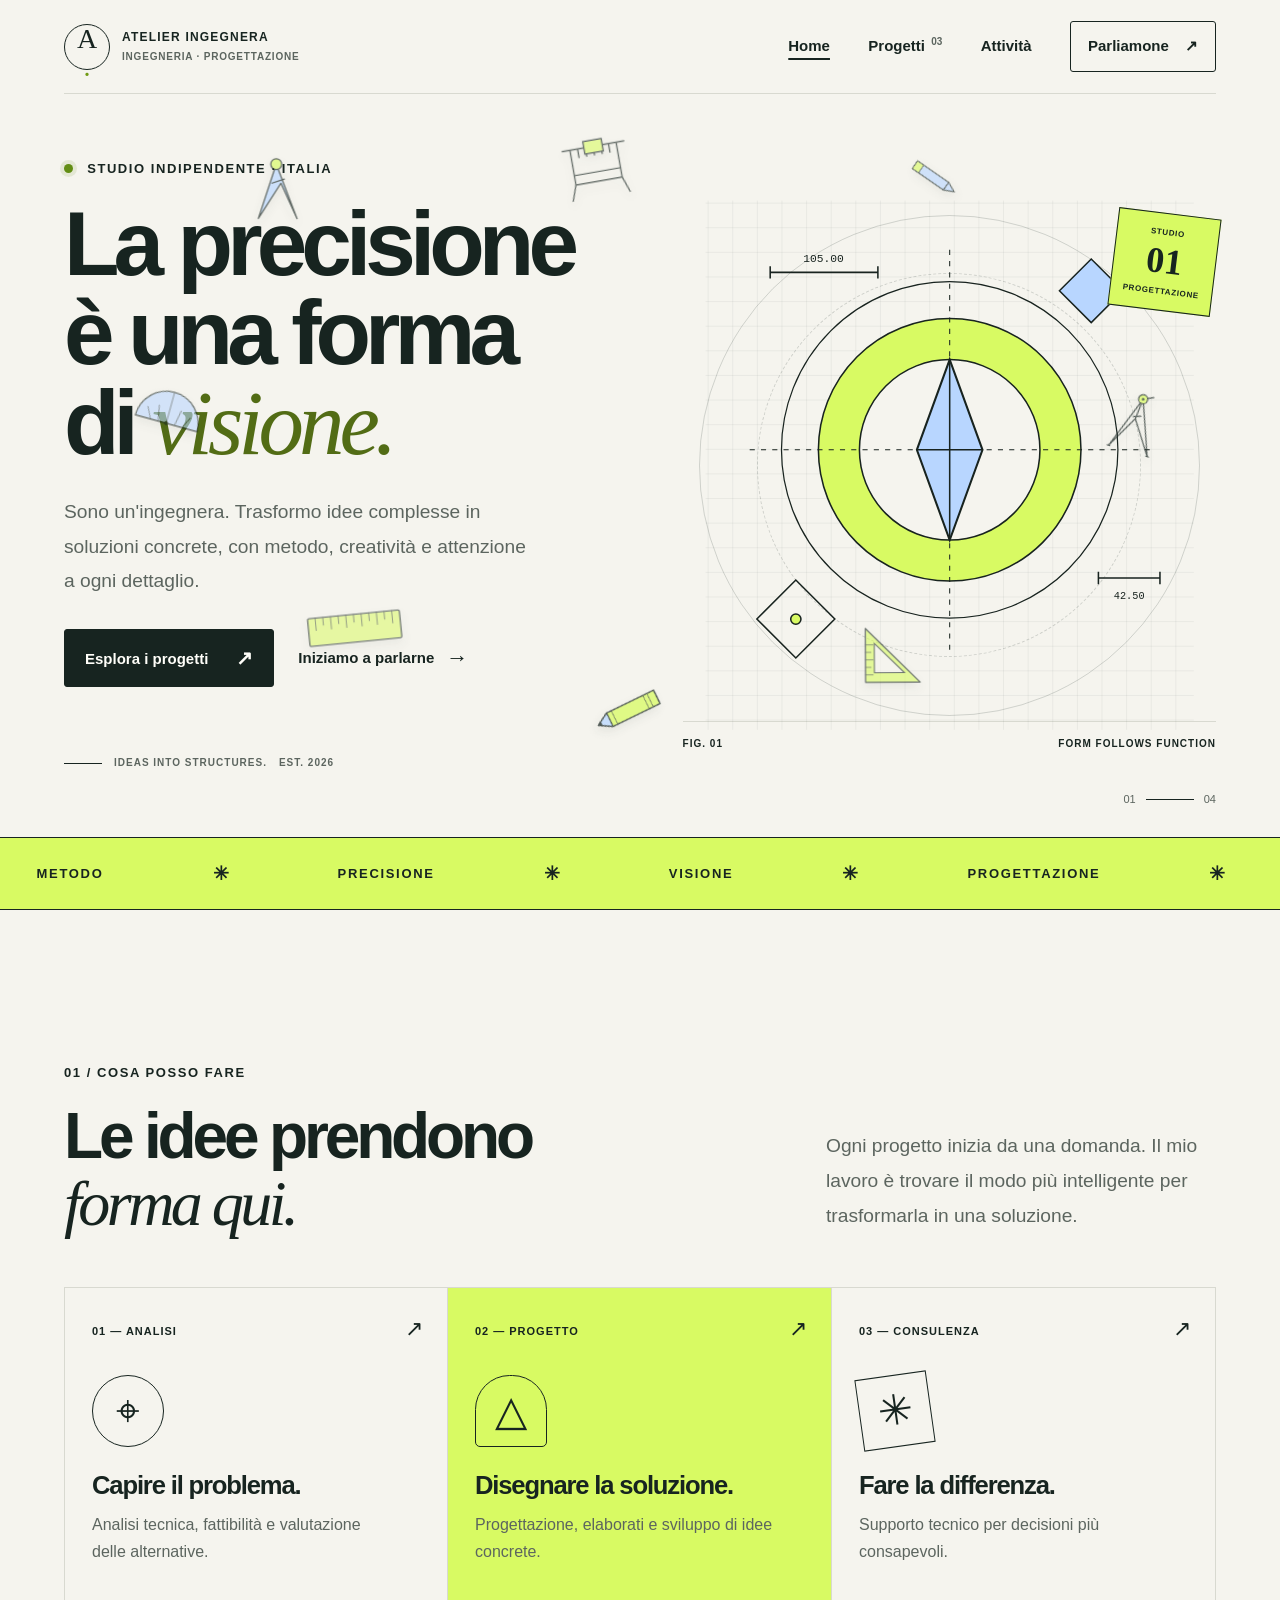
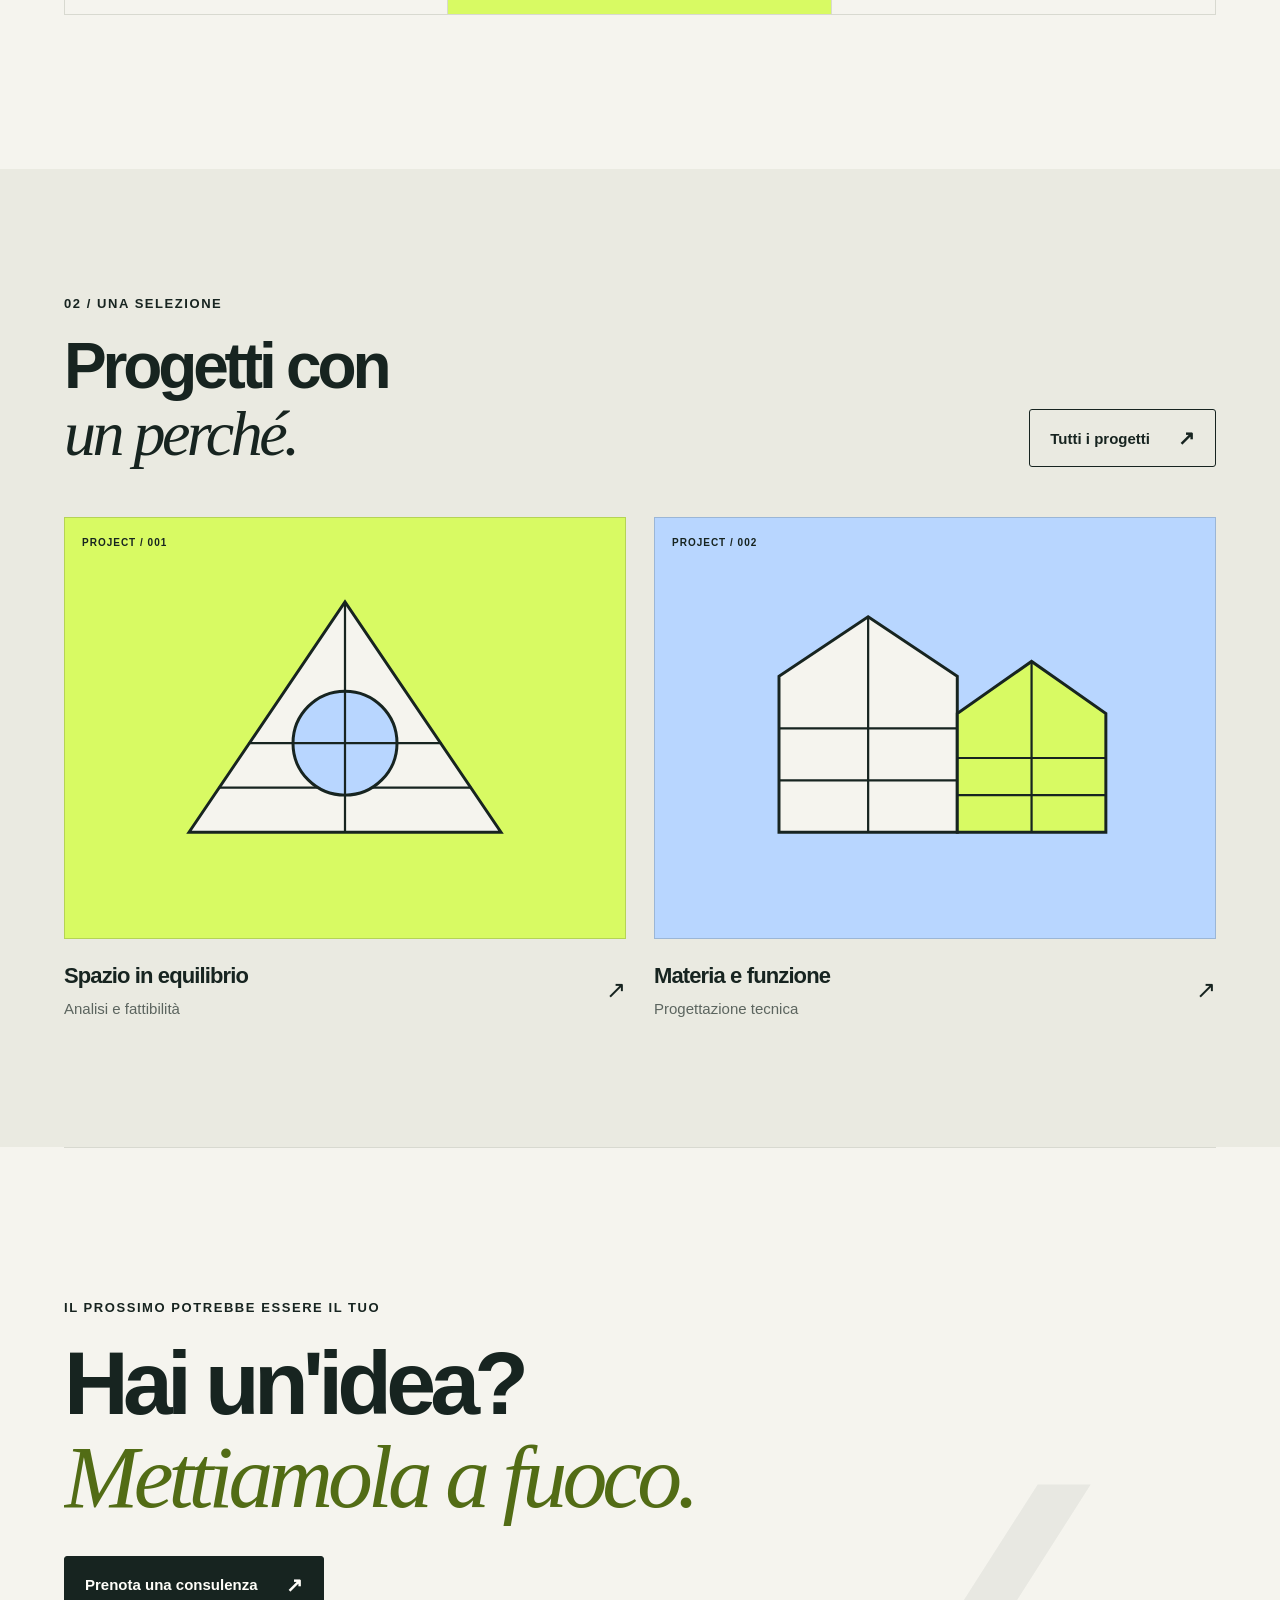
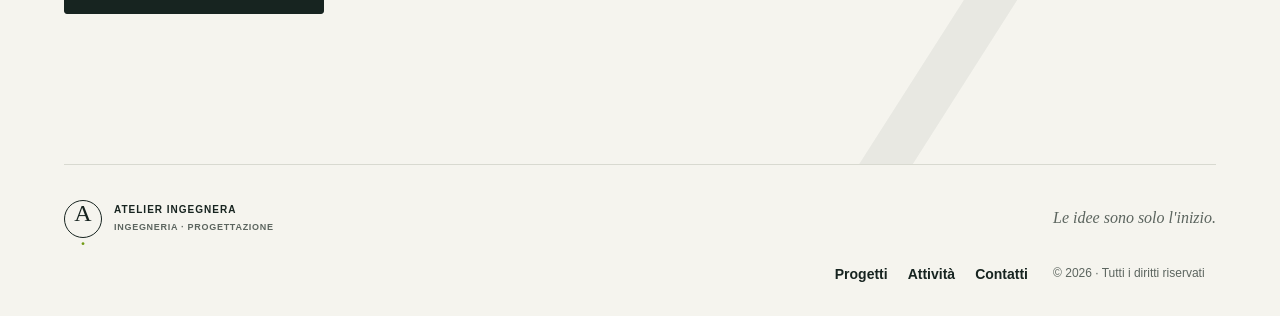
<file: index.html>
<!DOCTYPE html>
<html lang="it">
<head>
  <meta charset="UTF-8">
  <meta name="viewport" content="width=device-width, initial-scale=1">
  <meta name="theme-color" content="#f5f4ee">
  <meta name="description" content="Atelier Ingegnera: progettazione, consulenza e soluzioni tecniche su misura.">
  <title>Atelier Ingegnera — Progettare il futuro</title>
  <link rel="stylesheet" href="style.css">
  <script src="main.js" defer></script>
</head>
<body>

  <header class="site-header">
    <a class="brand" href="index.html" aria-label="Atelier Ingegnera, homepage">
      <span class="brand-symbol">A<span>.</span></span>
      <span class="brand-name">ATELIER INGEGNERA
        <small>INGEGNERIA · PROGETTAZIONE</small>
      </span>
    </a>

    <button class="menu-toggle" aria-expanded="false"
      aria-controls="main-nav" aria-label="Apri il menu">
      <span></span><span></span>
      <span class="menu-label">MENU</span>
    </button>

    <nav class="main-nav" id="main-nav" aria-label="Menu principale">
      <a href="index.html" aria-current="page">Home</a>
      <a href="lavori.html">Progetti <sup>03</sup></a>
      <a href="servizi.html">Attività</a>
      <a class="nav-contact" href="contatti.html">Parliamone <span>↗</span></a>
    </nav>
  </header>

  <main>
    <section class="hero container">
      <div class="hero-copy">
        <div class="eyebrow">
          <span class="status-dot"></span>
          STUDIO INDIPENDENTE · ITALIA
        </div>

        <h1>
          La precisione<br>
          è una forma<br>
          di <em>visione.</em>
        </h1>

        <p class="hero-description">
          Sono un'ingegnera. Trasformo idee complesse in
          soluzioni concrete, con metodo, creatività e attenzione
          a ogni dettaglio.
        </p>

        <div class="hero-actions">
          <a class="button button-dark" href="lavori.html">
            Esplora i progetti <span>↗</span>
          </a>
          <a class="text-link" href="contatti.html">
            Iniziamo a parlarne <span>→</span>
          </a>
        </div>

        <div class="hero-note">
          <span class="note-line"></span>
          <span>IDEAS INTO STRUCTURES.</span>
          <span>EST. 2026</span>
        </div>
      </div>

      <div class="hero-art" aria-label="Illustrazione tecnica geometrica">
        <div class="art-orbit orbit-one"></div>
        <div class="art-orbit orbit-two"></div>

        <div class="art-stamp">
          <span>STUDIO</span>
          <strong>01</strong>
          <span>PROGETTAZIONE</span>
        </div>

        <svg class="hero-blueprint" viewBox="0 0 520 560"
          role="img" aria-label="Disegno geometrico di un progetto">
          <defs>
            <pattern id="grid" width="24" height="24"
              patternUnits="userSpaceOnUse">
              <path d="M24 0H0V24" fill="none"
                stroke="#172420" stroke-opacity=".13"
                stroke-width=".8"/>
            </pattern>
          </defs>

          <rect x="22" y="22" width="476" height="516"
            fill="url(#grid)"/>

          <circle cx="260" cy="265" r="164"
            fill="none" stroke="#18231f" stroke-width="1.2"/>
          <circle cx="260" cy="265" r="128"
            fill="#d8fa63" stroke="#18231f" stroke-width="1.5"/>
          <circle cx="260" cy="265" r="88"
            fill="#f5f4ee" stroke="#18231f" stroke-width="1.5"/>

          <path d="M260 70V460M65 265H455"
            stroke="#18231f" stroke-width="1"
            stroke-dasharray="5 6"/>

          <path d="M260 177L292 265L260 353L228 265Z"
            fill="#b8d6ff" stroke="#18231f" stroke-width="2"/>
          <path d="M260 177V353M228 265H292"
            fill="none" stroke="#18231f" stroke-width="1.5"/>

          <path d="M85 92H190M85 86V98M190 86V98"
            stroke="#18231f" stroke-width="1.5"/>
          <text x="137" y="82" text-anchor="middle"
            fill="#18231f" font-size="11"
            font-family="monospace">105.00</text>

          <path d="M405 390H465M405 384V396M465 384V396"
            stroke="#18231f" stroke-width="1.5"/>
          <text x="435" y="410" text-anchor="middle"
            fill="#18231f" font-size="10"
            font-family="monospace">42.50</text>

          <path d="M72 430L110 392L148 430L110 468Z"
            fill="none" stroke="#18231f" stroke-width="1.5"/>
          <circle cx="110" cy="430" r="5"
            fill="#d8fa63" stroke="#18231f" stroke-width="1.5"/>

          <path d="M367 110L398 79L429 110L398 141Z"
            fill="#b8d6ff" stroke="#18231f" stroke-width="1.5"/>
        </svg>

        <div class="art-caption">
          <span>FIG. 01</span>
          <span>FORM FOLLOWS FUNCTION</span>
        </div>
      </div>

      <div class="hero-index" aria-hidden="true">
        <span>01</span>
        <span class="index-rule"></span>
        <span>04</span>
      </div>
    </section>

    <section class="ticker" aria-label="Principi dello studio">
      <div class="ticker-track">
        <span>METODO</span><b>✳</b>
        <span>PRECISIONE</span><b>✳</b>
        <span>VISIONE</span><b>✳</b>
        <span>PROGETTAZIONE</span><b>✳</b>
        <span>METODO</span><b>✳</b>
        <span>PRECISIONE</span><b>✳</b>
        <span>VISIONE</span><b>✳</b>
        <span>PROGETTAZIONE</span><b>✳</b>
      </div>
    </section>

    <section class="section container">
      <div class="section-heading">
        <div>
          <p class="eyebrow">01 / COSA POSSO FARE</p>
          <h2>Le idee prendono<br><em>forma qui.</em></h2>
        </div>
        <p class="section-intro">
          Ogni progetto inizia da una domanda.
          Il mio lavoro è trovare il modo più intelligente
          per trasformarla in una soluzione.
        </p>
      </div>

      <div class="feature-grid">
        <a class="feature-card" href="servizi.html">
          <span class="feature-number">01 — ANALISI</span>
          <div class="feature-icon icon-circle">⌖</div>
          <h3>Capire il problema.</h3>
          <p>Analisi tecnica, fattibilità e valutazione delle alternative.</p>
          <span class="feature-arrow">↗</span>
        </a>

        <a class="feature-card feature-highlight" href="servizi.html">
          <span class="feature-number">02 — PROGETTO</span>
          <div class="feature-icon icon-triangle">△</div>
          <h3>Disegnare la soluzione.</h3>
          <p>Progettazione, elaborati e sviluppo di idee concrete.</p>
          <span class="feature-arrow">↗</span>
        </a>

        <a class="feature-card" href="servizi.html">
          <span class="feature-number">03 — CONSULENZA</span>
          <div class="feature-icon icon-cross">✳</div>
          <h3>Fare la differenza.</h3>
          <p>Supporto tecnico per decisioni più consapevoli.</p>
          <span class="feature-arrow">↗</span>
        </a>
      </div>
    </section>

    <section class="project-preview">
      <div class="container">
        <div class="section-heading">
          <div>
            <p class="eyebrow">02 / UNA SELEZIONE</p>
            <h2>Progetti con<br><em>un perché.</em></h2>
          </div>
          <a class="button button-outline" href="lavori.html">
            Tutti i progetti <span>↗</span>
          </a>
        </div>

        <div class="preview-grid">
          <a class="preview-card" href="lavori.html">
            <div class="preview-visual visual-lime">
              <span class="visual-label">PROJECT / 001</span>
              <svg viewBox="0 0 320 240" aria-hidden="true">
                <path d="M55 190L160 35L265 190Z"
                  fill="#f5f4ee" stroke="#172420" stroke-width="2"/>
                <path d="M160 35V190M95 130H225M75 160H245"
                  fill="none" stroke="#172420" stroke-width="1.5"/>
                <circle cx="160" cy="130" r="35"
                  fill="#b8d6ff" stroke="#172420" stroke-width="2"/>
                <path d="M160 95V165M125 130H195"
                  stroke="#172420" stroke-width="1.5"/>
              </svg>
            </div>
            <div class="preview-info">
              <div><h3>Spazio in equilibrio</h3><p>Analisi e fattibilità</p></div>
              <span>↗</span>
            </div>
          </a>

          <a class="preview-card" href="lavori.html">
            <div class="preview-visual visual-blue">
              <span class="visual-label">PROJECT / 002</span>
              <svg viewBox="0 0 320 240" aria-hidden="true">
                <path d="M55 190V85L115 45L175 85V190Z"
                  fill="#f5f4ee" stroke="#172420" stroke-width="2"/>
                <path d="M115 45V190M55 120H175M55 155H175"
                  stroke="#172420" stroke-width="1.5"/>
                <path d="M175 190V110L225 75L275 110V190Z"
                  fill="#d8fa63" stroke="#172420" stroke-width="2"/>
                <path d="M225 75V190M175 140H275M175 165H275"
                  stroke="#172420" stroke-width="1.5"/>
              </svg>
            </div>
            <div class="preview-info">
              <div><h3>Materia e funzione</h3><p>Progettazione tecnica</p></div>
              <span>↗</span>
            </div>
          </a>
        </div>
      </div>
    </section>

    <section class="closing-cta container">
      <p class="eyebrow">IL PROSSIMO POTREBBE ESSERE IL TUO</p>
      <h2>Hai un'idea?<br><em>Mettiamola a fuoco.</em></h2>
      <a class="button button-dark" href="contatti.html">
        Prenota una consulenza <span>↗</span>
      </a>
      <div class="cta-decoration" aria-hidden="true">∠</div>
    </section>
  </main>

  <footer class="site-footer container">
    <a class="brand footer-brand" href="index.html">
      <span class="brand-symbol">A<span>.</span></span>
      <span class="brand-name">ATELIER INGEGNERA
        <small>INGEGNERIA · PROGETTAZIONE</small>
      </span>
    </a>
    <p>Le idee sono solo l'inizio.</p>
    <div class="footer-links">
      <a href="lavori.html">Progetti</a>
      <a href="servizi.html">Attività</a>
      <a href="contatti.html">Contatti</a>
    </div>
    <span class="copyright">© <span data-year>2026</span> · Tutti i diritti riservati</span>
  </footer>

</body>
</html>
</file>
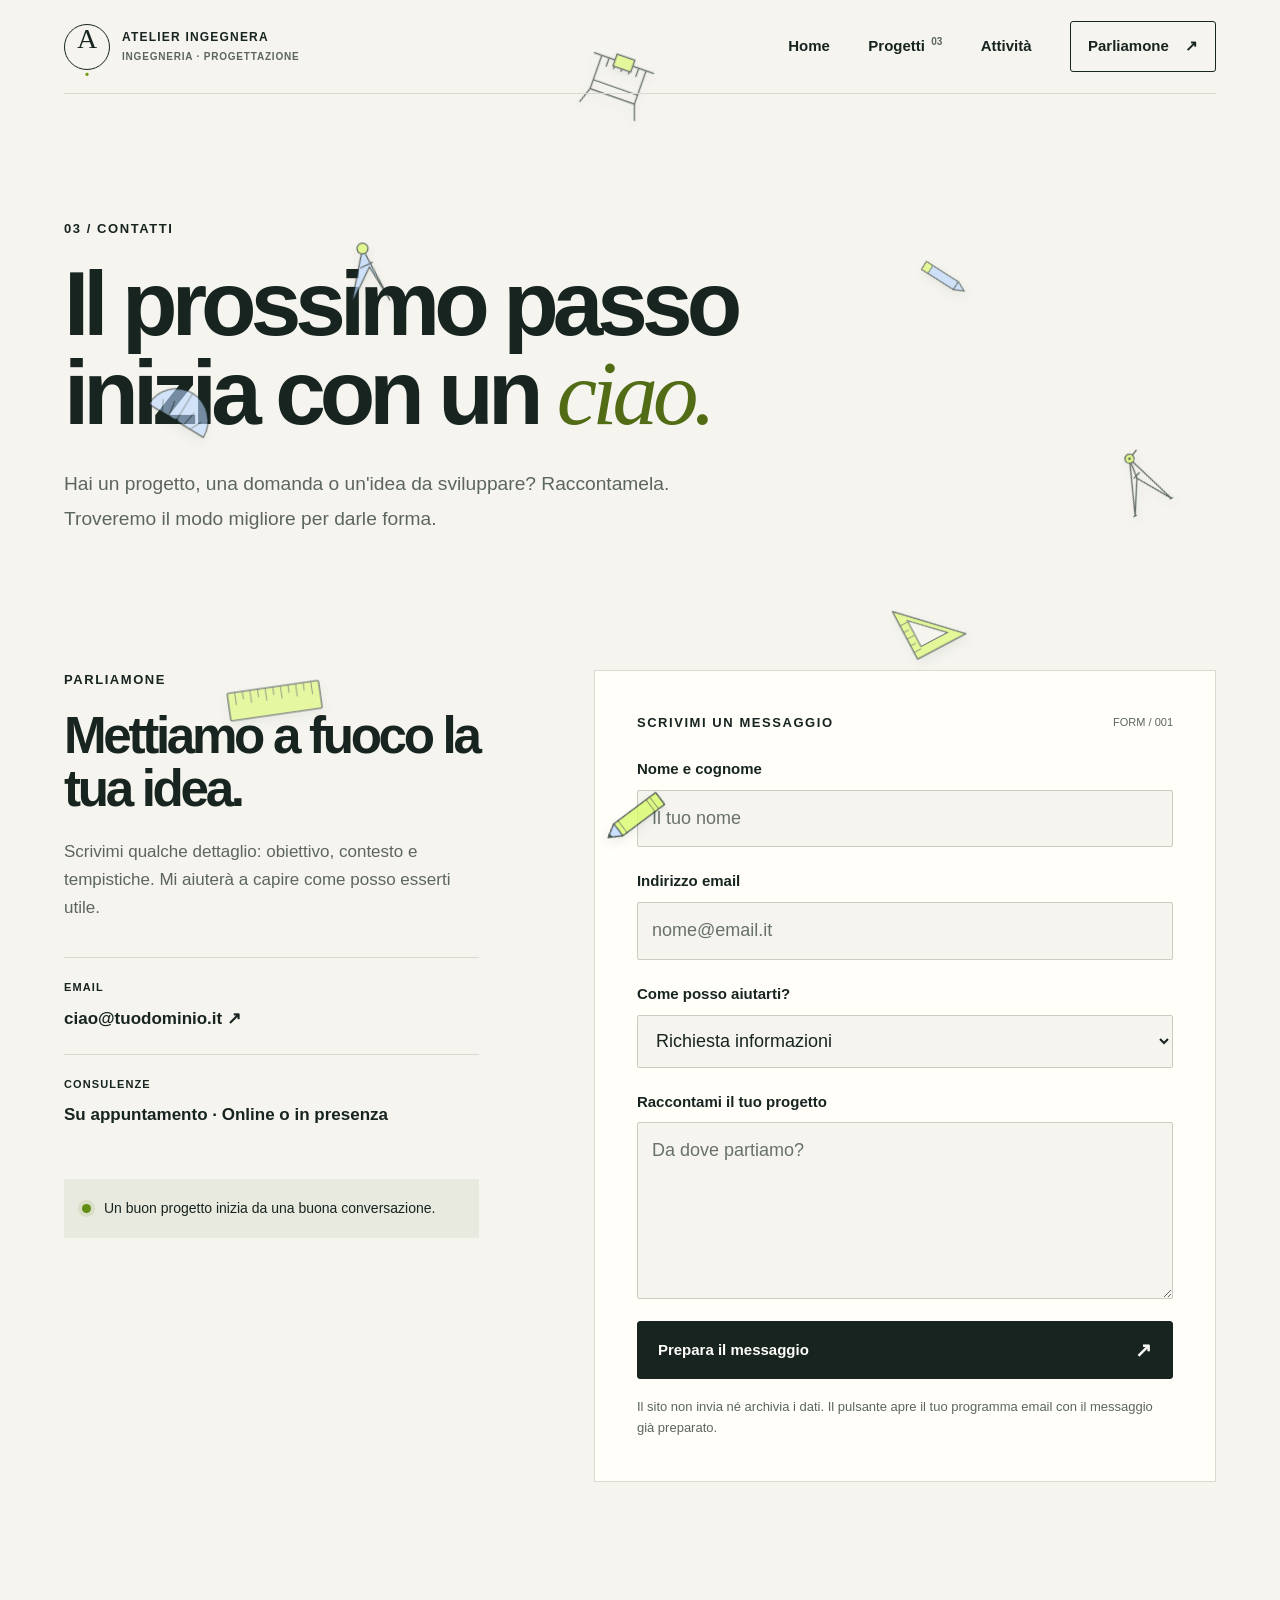
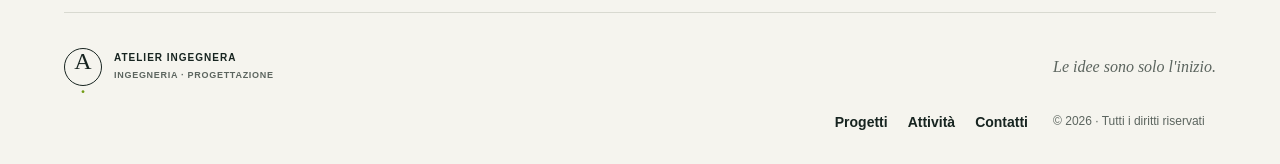
<file: contatti.html>
<!DOCTYPE html>
<html lang="it">
<head>
  <meta charset="UTF-8">
  <meta name="viewport" content="width=device-width, initial-scale=1">
  <meta name="description" content="Contatta Atelier Ingegnera e prenota una consulenza.">
  <title>Contatti — Atelier Ingegnera</title>
  <link rel="stylesheet" href="style.css">
  <script src="main.js" defer></script>
</head>
<body>
<header class="site-header">
  <a class="brand" href="index.html"><span class="brand-symbol">A<span>.</span></span><span class="brand-name">ATELIER INGEGNERA<small>INGEGNERIA · PROGETTAZIONE</small></span></a>
  <button class="menu-toggle" aria-expanded="false" aria-controls="main-nav" aria-label="Apri il menu"><span></span><span></span><span class="menu-label">MENU</span></button>
  <nav class="main-nav" id="main-nav" aria-label="Menu principale">
    <a href="index.html">Home</a><a href="lavori.html">Progetti <sup>03</sup></a><a href="servizi.html">Attività</a><a class="nav-contact" href="contatti.html" aria-current="page">Parliamone <span>↗</span></a>
  </nav>
</header>

<main>
  <section class="page-hero container">
    <p class="eyebrow">03 / CONTATTI</p>
    <h1>Il prossimo passo<br>inizia con un <em>ciao.</em></h1>
    <p class="page-lead">Hai un progetto, una domanda o un'idea da sviluppare? Raccontamela. Troveremo il modo migliore per darle forma.</p>
  </section>

  <section class="container contact-layout">
    <aside class="contact-aside">
      <p class="eyebrow">PARLIAMONE</p>
      <h2>Mettiamo a fuoco la tua idea.</h2>
      <p>Scrivimi qualche dettaglio: obiettivo, contesto e tempistiche. Mi aiuterà a capire come posso esserti utile.</p>

      <div class="contact-detail">
        <span>EMAIL</span>
        <a href="mailto:ciao@tuodominio.it">ciao@tuodominio.it ↗</a>
      </div>
      <div class="contact-detail">
        <span>CONSULENZE</span>
        <p>Su appuntamento · Online o in presenza</p>
      </div>
      <div class="contact-note">
        <span class="status-dot"></span>
        Un buon progetto inizia da una buona conversazione.
      </div>
    </aside>

    <form class="contact-form" id="contact-form" data-mailto="ciao@tuodominio.it">
      <div class="form-heading">
        <span class="eyebrow">SCRIVIMI UN MESSAGGIO</span>
        <span class="form-index">FORM / 001</span>
      </div>

      <div class="form-field">
        <label for="name">Nome e cognome</label>
        <input id="name" name="nome" autocomplete="name" placeholder="Il tuo nome" required>
      </div>

      <div class="form-field">
        <label for="email">Indirizzo email</label>
        <input id="email" name="email" type="email" autocomplete="email" placeholder="nome@email.it" required>
      </div>

      <div class="form-field">
        <label for="subject">Come posso aiutarti?</label>
        <select id="subject" name="argomento">
          <option value="Richiesta informazioni">Richiesta informazioni</option>
          <option value="Prenotazione consulenza">Prenotazione consulenza</option>
          <option value="Proposta di collaborazione">Proposta di collaborazione</option>
          <option value="Progetto personalizzato">Progetto personalizzato</option>
        </select>
      </div>

      <div class="form-field">
        <label for="message">Raccontami il tuo progetto</label>
        <textarea id="message" name="messaggio" rows="5" placeholder="Da dove partiamo?" required></textarea>
      </div>

      <button class="button button-dark submit-button" type="submit">
        Prepara il messaggio <span>↗</span>
      </button>

      <p class="form-privacy">
        Il sito non invia né archivia i dati. Il pulsante apre il tuo programma email
        con il messaggio già preparato.
      </p>
    </form>
  </section>
</main>

<footer class="site-footer container">
  <a class="brand footer-brand" href="index.html"><span class="brand-symbol">A<span>.</span></span><span class="brand-name">ATELIER INGEGNERA<small>INGEGNERIA · PROGETTAZIONE</small></span></a>
  <p>Le idee sono solo l'inizio.</p>
  <div class="footer-links"><a href="lavori.html">Progetti</a><a href="servizi.html">Attività</a><a href="contatti.html">Contatti</a></div>
  <span class="copyright">© <span data-year>2026</span> · Tutti i diritti riservati</span>
</footer>
</body>
</html>
</file>
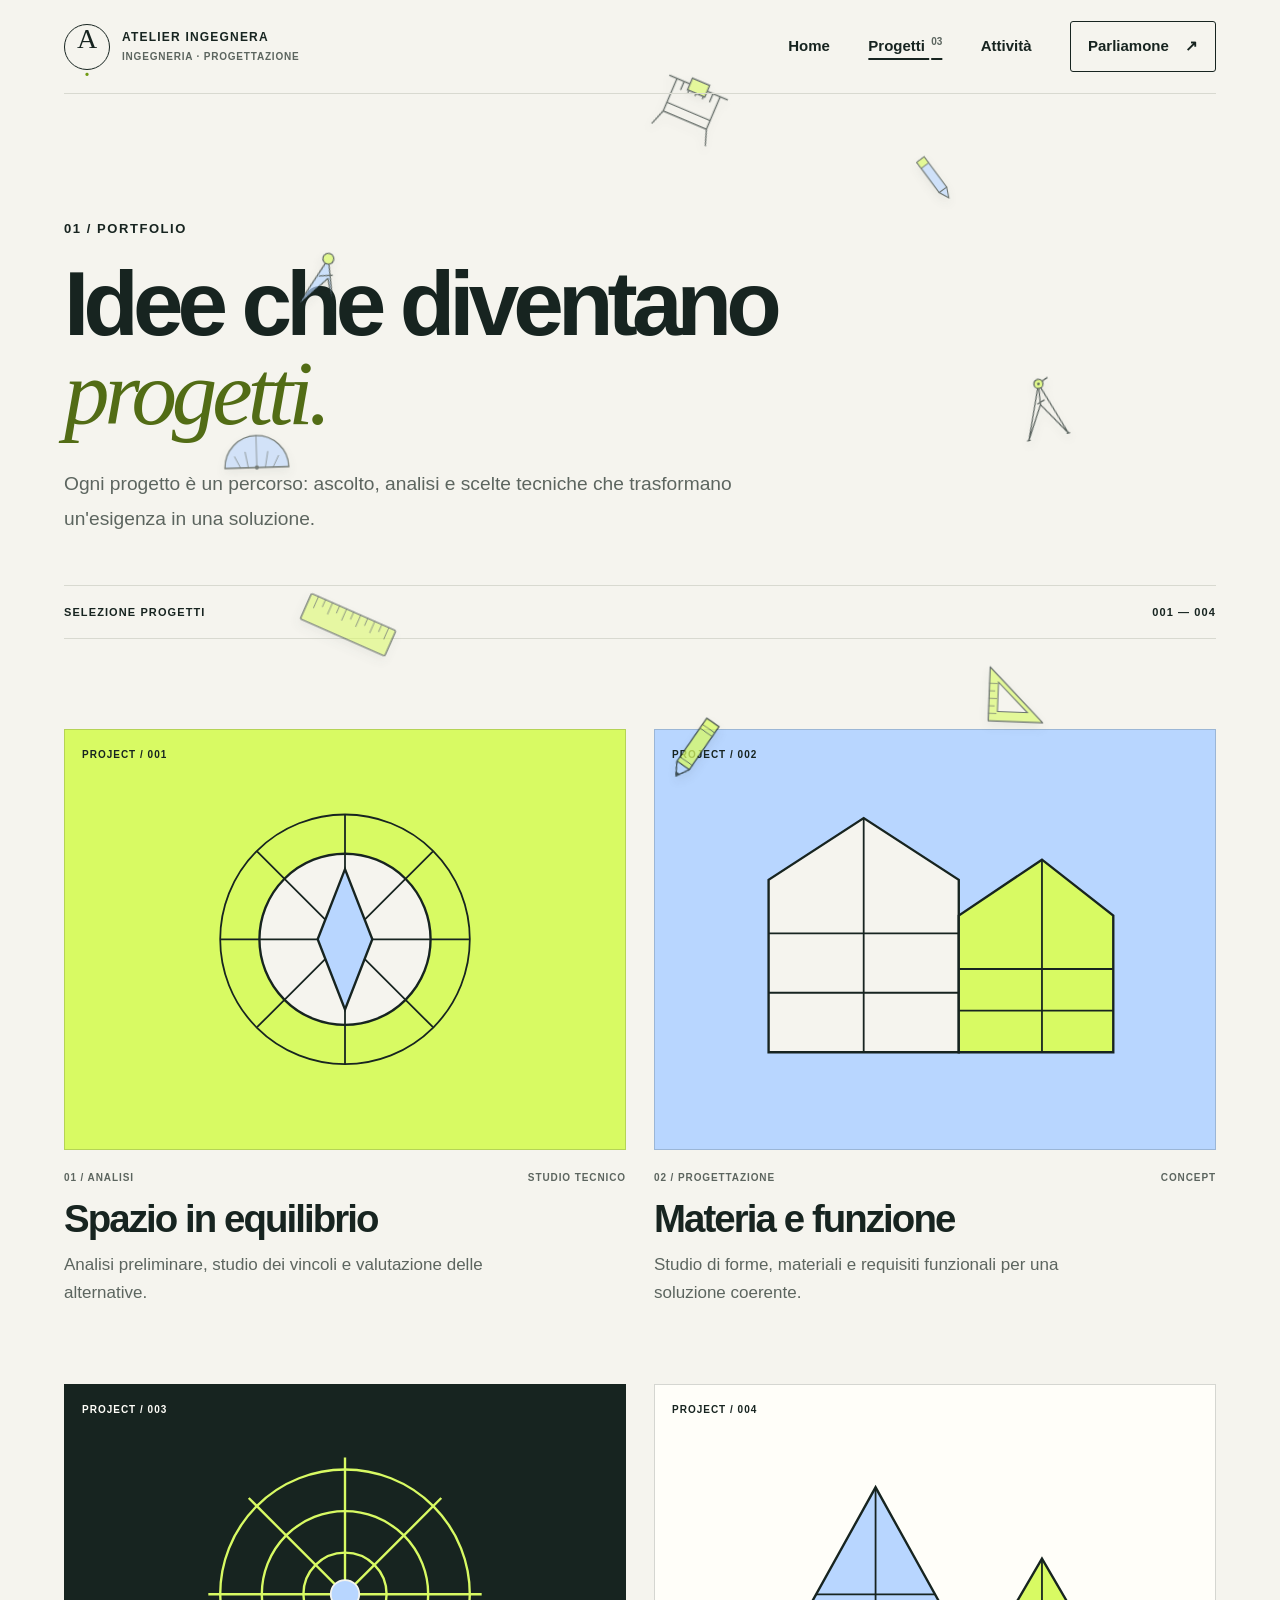
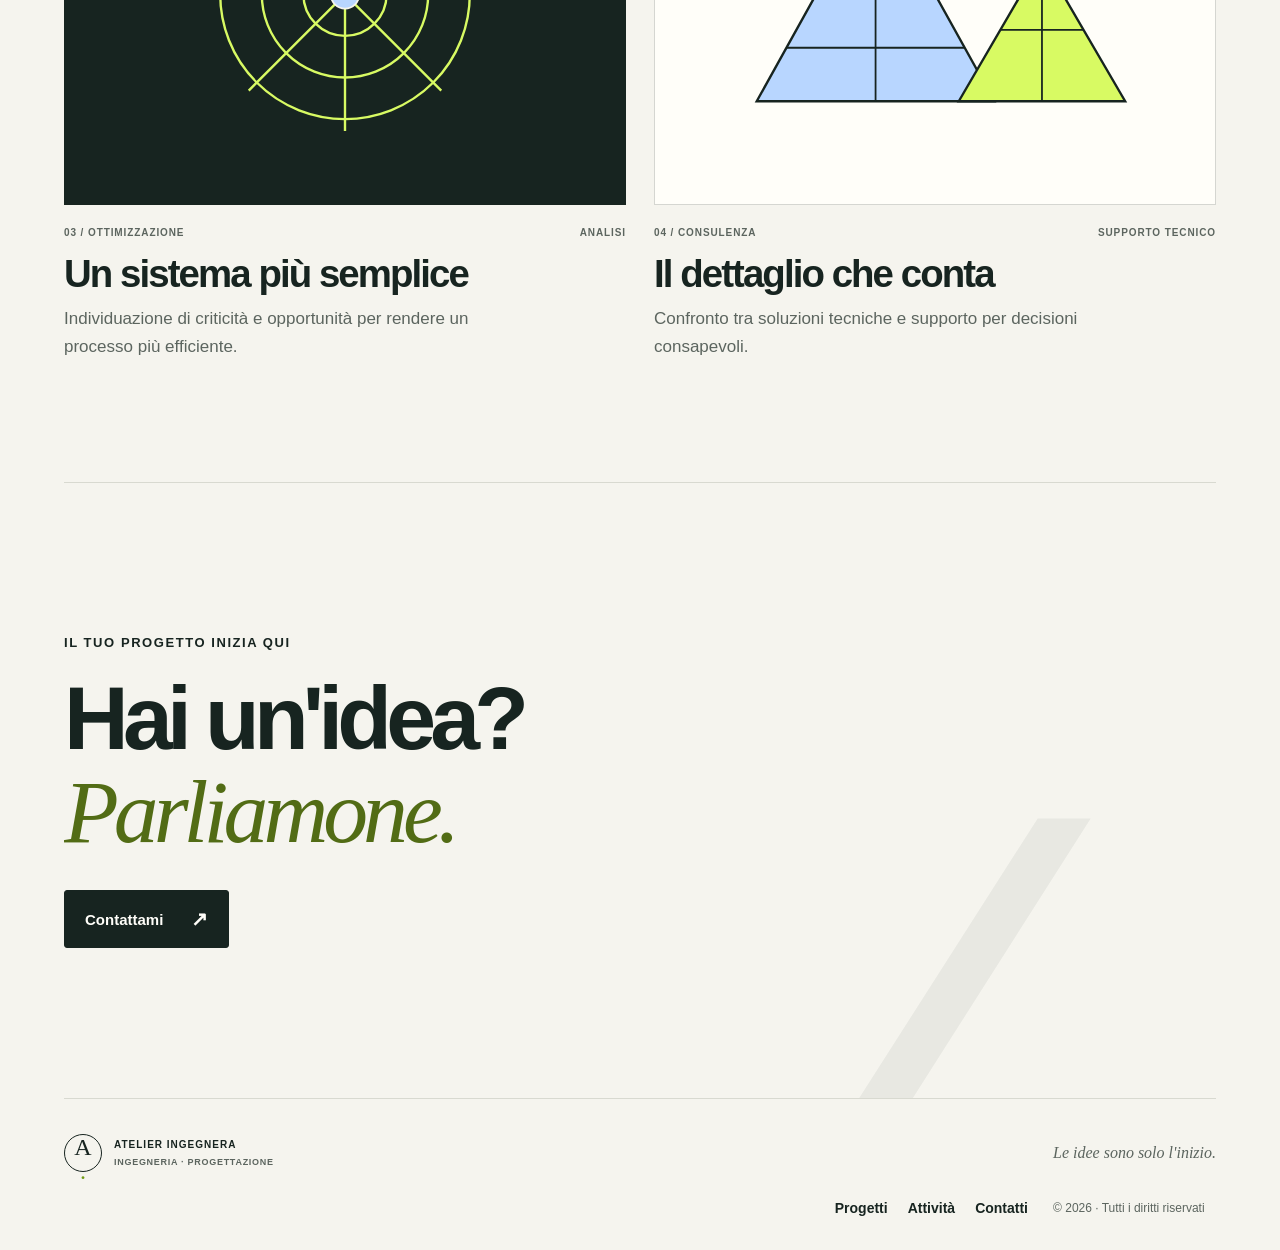
<file: lavori.html>
<!DOCTYPE html>
<html lang="it">
<head>
  <meta charset="UTF-8">
  <meta name="viewport" content="width=device-width, initial-scale=1">
  <meta name="description" content="Progetti e lavori di Atelier Ingegnera.">
  <title>Progetti — Atelier Ingegnera</title>
  <link rel="stylesheet" href="style.css">
  <script src="main.js" defer></script>
</head>
<body>
<header class="site-header">
  <a class="brand" href="index.html"><span class="brand-symbol">A<span>.</span></span><span class="brand-name">ATELIER INGEGNERA<small>INGEGNERIA · PROGETTAZIONE</small></span></a>
  <button class="menu-toggle" aria-expanded="false" aria-controls="main-nav" aria-label="Apri il menu"><span></span><span></span><span class="menu-label">MENU</span></button>
  <nav class="main-nav" id="main-nav" aria-label="Menu principale">
    <a href="index.html">Home</a><a href="lavori.html" aria-current="page">Progetti <sup>03</sup></a><a href="servizi.html">Attività</a><a class="nav-contact" href="contatti.html">Parliamone <span>↗</span></a>
  </nav>
</header>

<main>
  <section class="page-hero container">
    <p class="eyebrow">01 / PORTFOLIO</p>
    <h1>Idee che diventano<br><em>progetti.</em></h1>
    <p class="page-lead">Ogni progetto è un percorso: ascolto, analisi e scelte tecniche che trasformano un'esigenza in una soluzione.</p>
    <div class="page-count"><span>SELEZIONE PROGETTI</span><span>001 — 004</span></div>
  </section>

  <section class="container portfolio-grid">
    <article class="portfolio-card">
      <a class="portfolio-art visual-lime" href="contatti.html" aria-label="Richiedi informazioni sul progetto 1">
        <span class="visual-label">PROJECT / 001</span>
        <svg viewBox="0 0 400 300" aria-hidden="true">
          <circle cx="200" cy="150" r="105" fill="none" stroke="#172420" stroke-width="1.5"/>
          <circle cx="200" cy="150" r="72" fill="#f5f4ee" stroke="#172420" stroke-width="2"/>
          <path d="M200 45V255M95 150H305M126 76L274 224M274 76L126 224" stroke="#172420" stroke-width="1.5"/>
          <path d="M200 91L223 150L200 209L177 150Z" fill="#b8d6ff" stroke="#172420" stroke-width="2"/>
        </svg>
      </a>
      <div class="portfolio-meta"><span>01 / ANALISI</span><span>STUDIO TECNICO</span></div>
      <h2>Spazio in equilibrio</h2>
      <p>Analisi preliminare, studio dei vincoli e valutazione delle alternative.</p>
    </article>

    <article class="portfolio-card">
      <a class="portfolio-art visual-blue" href="contatti.html" aria-label="Richiedi informazioni sul progetto 2">
        <span class="visual-label">PROJECT / 002</span>
        <svg viewBox="0 0 400 300" aria-hidden="true">
          <path d="M60 245V100L140 48L220 100V245Z" fill="#f5f4ee" stroke="#172420" stroke-width="2"/>
          <path d="M140 48V245M60 145H220M60 195H220" stroke="#172420" stroke-width="1.5"/>
          <path d="M220 245V130L290 83L350 130V245Z" fill="#d8fa63" stroke="#172420" stroke-width="2"/>
          <path d="M290 83V245M220 175H350M220 210H350" stroke="#172420" stroke-width="1.5"/>
        </svg>
      </a>
      <div class="portfolio-meta"><span>02 / PROGETTAZIONE</span><span>CONCEPT</span></div>
      <h2>Materia e funzione</h2>
      <p>Studio di forme, materiali e requisiti funzionali per una soluzione coerente.</p>
    </article>

    <article class="portfolio-card">
      <a class="portfolio-art visual-dark" href="contatti.html" aria-label="Richiedi informazioni sul progetto 3">
        <span class="visual-label">PROJECT / 003</span>
        <svg viewBox="0 0 400 300" aria-hidden="true">
          <g stroke="#d8fa63" fill="none" stroke-width="2">
            <circle cx="200" cy="150" r="105"/>
            <circle cx="200" cy="150" r="70"/>
            <circle cx="200" cy="150" r="35"/>
            <path d="M200 35V265M85 150H315M119 69L281 231M281 69L119 231"/>
          </g>
          <circle cx="200" cy="150" r="12" fill="#b8d6ff" stroke="#f5f4ee" stroke-width="1.5"/>
        </svg>
      </a>
      <div class="portfolio-meta"><span>03 / OTTIMIZZAZIONE</span><span>ANALISI</span></div>
      <h2>Un sistema più semplice</h2>
      <p>Individuazione di criticità e opportunità per rendere un processo più efficiente.</p>
    </article>

    <article class="portfolio-card">
      <a class="portfolio-art visual-paper" href="contatti.html" aria-label="Richiedi informazioni sul progetto 4">
        <span class="visual-label">PROJECT / 004</span>
        <svg viewBox="0 0 400 300" aria-hidden="true">
          <path d="M50 240L150 60L250 240Z" fill="#b8d6ff" stroke="#172420" stroke-width="2"/>
          <path d="M150 60V240M100 150H200M75 195H225" stroke="#172420" stroke-width="1.5"/>
          <path d="M220 240L290 120L360 240Z" fill="#d8fa63" stroke="#172420" stroke-width="2"/>
          <path d="M290 120V240M255 180H325" stroke="#172420" stroke-width="1.5"/>
        </svg>
      </a>
      <div class="portfolio-meta"><span>04 / CONSULENZA</span><span>SUPPORTO TECNICO</span></div>
      <h2>Il dettaglio che conta</h2>
      <p>Confronto tra soluzioni tecniche e supporto per decisioni consapevoli.</p>
    </article>
  </section>

  <section class="closing-cta container">
    <p class="eyebrow">IL TUO PROGETTO INIZIA QUI</p>
    <h2>Hai un'idea?<br><em>Parliamone.</em></h2>
    <a class="button button-dark" href="contatti.html">Contattami <span>↗</span></a>
    <div class="cta-decoration" aria-hidden="true">∠</div>
  </section>
</main>

<footer class="site-footer container">
  <a class="brand footer-brand" href="index.html"><span class="brand-symbol">A<span>.</span></span><span class="brand-name">ATELIER INGEGNERA<small>INGEGNERIA · PROGETTAZIONE</small></span></a>
  <p>Le idee sono solo l'inizio.</p>
  <div class="footer-links"><a href="lavori.html">Progetti</a><a href="servizi.html">Attività</a><a href="contatti.html">Contatti</a></div>
  <span class="copyright">© <span data-year>2026</span> · Tutti i diritti riservati</span>
</footer>
</body>
</html>
</file>
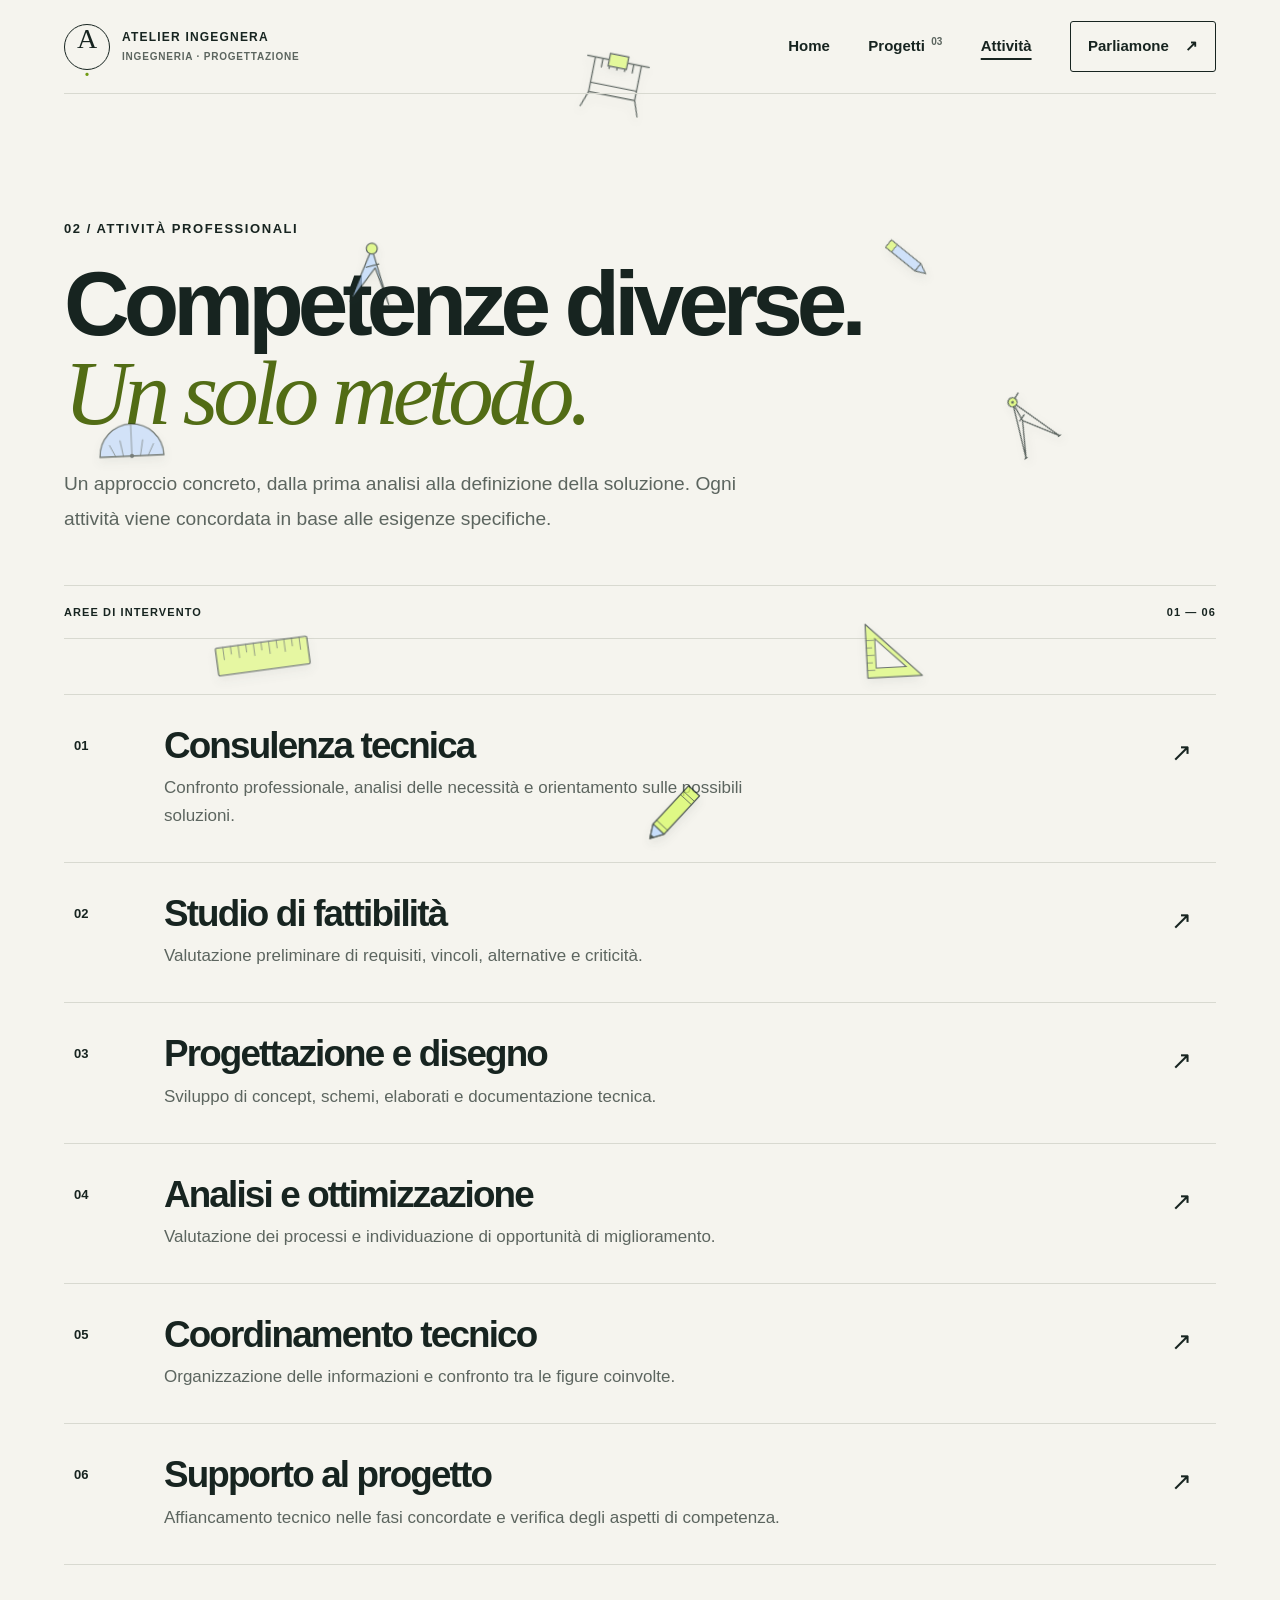
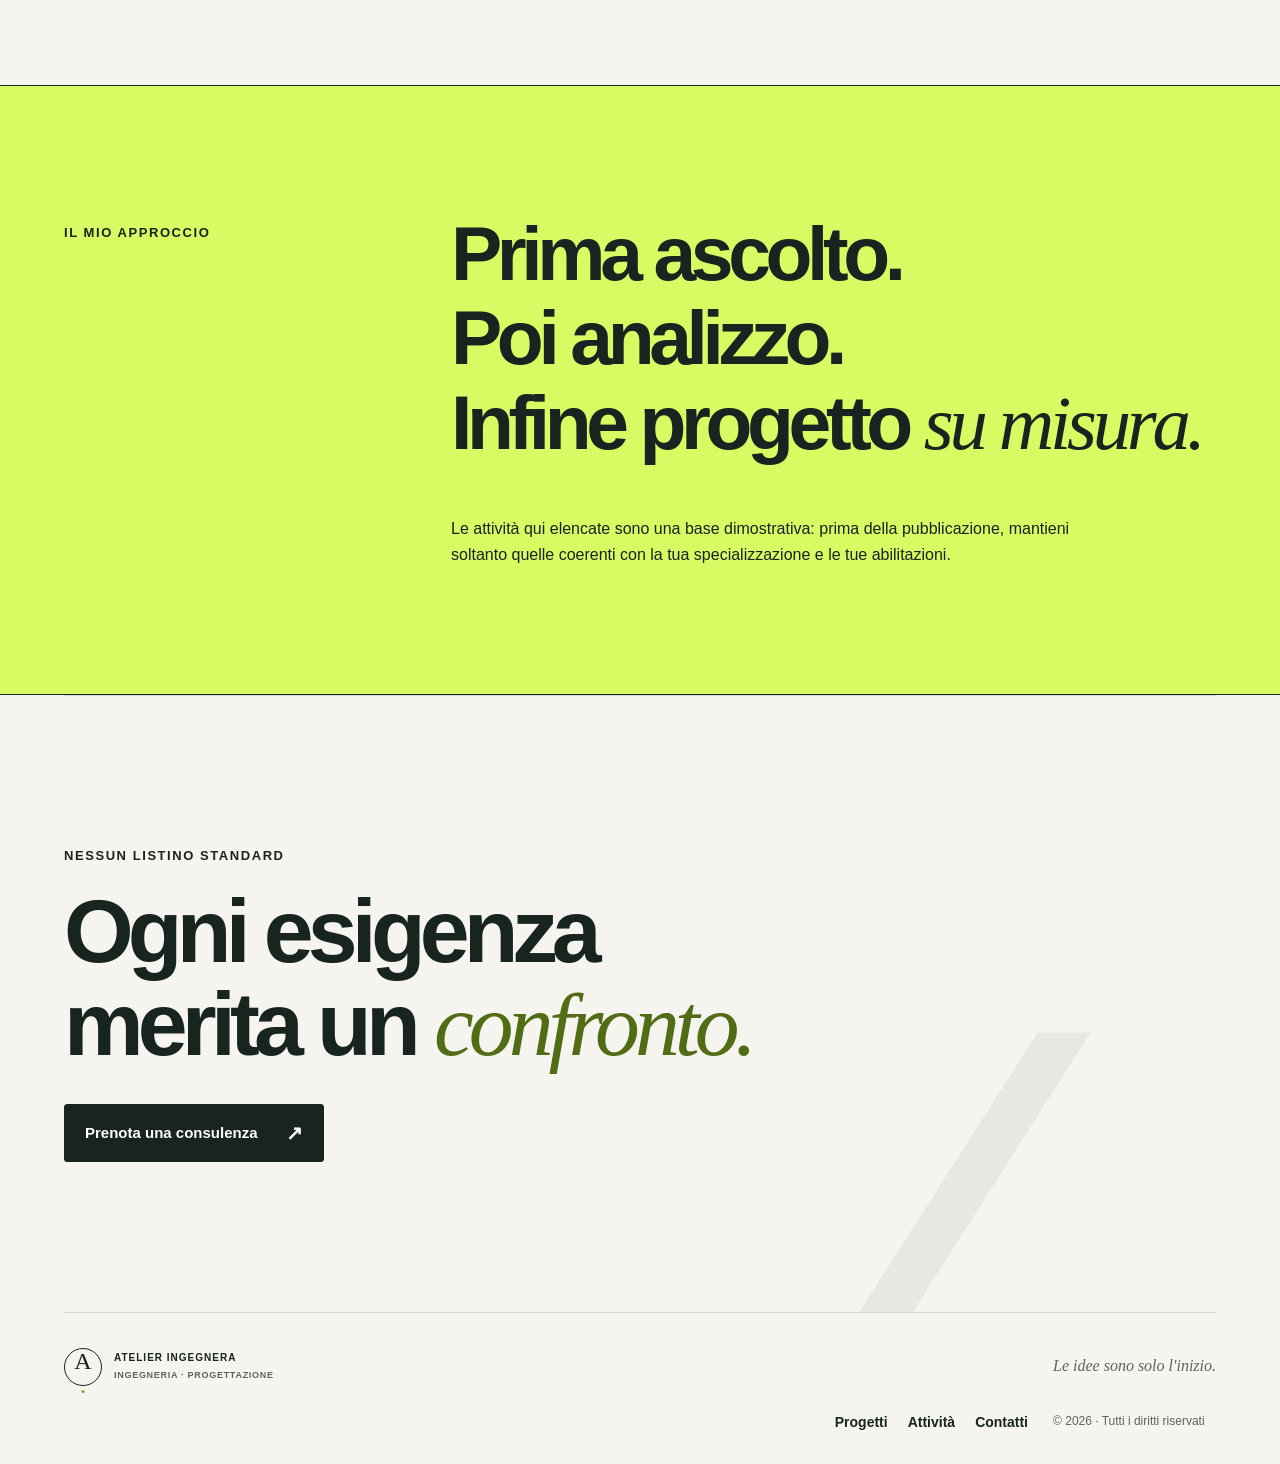
<file: servizi.html>
<!DOCTYPE html>
<html lang="it">
<head>
  <meta charset="UTF-8">
  <meta name="viewport" content="width=device-width, initial-scale=1">
  <meta name="description" content="Attività e servizi professionali di Atelier Ingegnera.">
  <title>Attività — Atelier Ingegnera</title>
  <link rel="stylesheet" href="style.css">
  <script src="main.js" defer></script>
</head>
<body>
<header class="site-header">
  <a class="brand" href="index.html"><span class="brand-symbol">A<span>.</span></span><span class="brand-name">ATELIER INGEGNERA<small>INGEGNERIA · PROGETTAZIONE</small></span></a>
  <button class="menu-toggle" aria-expanded="false" aria-controls="main-nav" aria-label="Apri il menu"><span></span><span></span><span class="menu-label">MENU</span></button>
  <nav class="main-nav" id="main-nav" aria-label="Menu principale">
    <a href="index.html">Home</a><a href="lavori.html">Progetti <sup>03</sup></a><a href="servizi.html" aria-current="page">Attività</a><a class="nav-contact" href="contatti.html">Parliamone <span>↗</span></a>
  </nav>
</header>

<main>
  <section class="page-hero container">
    <p class="eyebrow">02 / ATTIVITÀ PROFESSIONALI</p>
    <h1>Competenze diverse.<br><em>Un solo metodo.</em></h1>
    <p class="page-lead">Un approccio concreto, dalla prima analisi alla definizione della soluzione. Ogni attività viene concordata in base alle esigenze specifiche.</p>
    <div class="page-count"><span>AREE DI INTERVENTO</span><span>01 — 06</span></div>
  </section>

  <section class="container service-list">
    <article class="service-item">
      <span class="service-number">01</span>
      <div><h2>Consulenza tecnica</h2><p>Confronto professionale, analisi delle necessità e orientamento sulle possibili soluzioni.</p></div>
      <span class="service-arrow">↗</span>
    </article>
    <article class="service-item">
      <span class="service-number">02</span>
      <div><h2>Studio di fattibilità</h2><p>Valutazione preliminare di requisiti, vincoli, alternative e criticità.</p></div>
      <span class="service-arrow">↗</span>
    </article>
    <article class="service-item">
      <span class="service-number">03</span>
      <div><h2>Progettazione e disegno</h2><p>Sviluppo di concept, schemi, elaborati e documentazione tecnica.</p></div>
      <span class="service-arrow">↗</span>
    </article>
    <article class="service-item">
      <span class="service-number">04</span>
      <div><h2>Analisi e ottimizzazione</h2><p>Valutazione dei processi e individuazione di opportunità di miglioramento.</p></div>
      <span class="service-arrow">↗</span>
    </article>
    <article class="service-item">
      <span class="service-number">05</span>
      <div><h2>Coordinamento tecnico</h2><p>Organizzazione delle informazioni e confronto tra le figure coinvolte.</p></div>
      <span class="service-arrow">↗</span>
    </article>
    <article class="service-item">
      <span class="service-number">06</span>
      <div><h2>Supporto al progetto</h2><p>Affiancamento tecnico nelle fasi concordate e verifica degli aspetti di competenza.</p></div>
      <span class="service-arrow">↗</span>
    </article>
  </section>

  <section class="statement-band">
    <div class="container statement-inner">
      <p class="eyebrow">IL MIO APPROCCIO</p>
      <blockquote>Prima ascolto.<br>Poi analizzo.<br>Infine progetto <em>su misura.</em></blockquote>
      <p>Le attività qui elencate sono una base dimostrativa: prima della pubblicazione, mantieni soltanto quelle coerenti con la tua specializzazione e le tue abilitazioni.</p>
    </div>
  </section>

  <section class="closing-cta container">
    <p class="eyebrow">NESSUN LISTINO STANDARD</p>
    <h2>Ogni esigenza<br>merita un <em>confronto.</em></h2>
    <a class="button button-dark" href="contatti.html?tipo=consulenza">Prenota una consulenza <span>↗</span></a>
    <div class="cta-decoration" aria-hidden="true">∠</div>
  </section>
</main>

<footer class="site-footer container">
  <a class="brand footer-brand" href="index.html"><span class="brand-symbol">A<span>.</span></span><span class="brand-name">ATELIER INGEGNERA<small>INGEGNERIA · PROGETTAZIONE</small></span></a>
  <p>Le idee sono solo l'inizio.</p>
  <div class="footer-links"><a href="lavori.html">Progetti</a><a href="servizi.html">Attività</a><a href="contatti.html">Contatti</a></div>
  <span class="copyright">© <span data-year>2026</span> · Tutti i diritti riservati</span>
</footer>
</body>
</html>
</file>
<file: style.css>
/* =========================================
   ATELIER INGEGNERA — DESIGN SYSTEM
   ========================================= */

:root {
  --paper: #f5f4ee;
  --ink: #172420;
  --muted: #5c655f;
  --line: #d8d9d0;
  --lime: #d8fa63;
  --blue: #b8d6ff;
  --white: #fffef9;
  --serif: Georgia, "Times New Roman", serif;
  --sans: "Helvetica Neue", Helvetica, Arial, sans-serif;
  --container: 1240px;
  --gutter: clamp(22px, 5vw, 76px);
}

* {
  box-sizing: border-box;
}

html {
  scroll-behavior: smooth;
  scroll-padding-top: 100px;
}

body {
  margin: 0;
  background: var(--paper);
  color: var(--ink);
  font-family: var(--sans);
  font-size: 18px;
  line-height: 1.65;
  -webkit-font-smoothing: antialiased;
  overflow-wrap: break-word;
}

body.menu-open {
  overflow: hidden;
}

a {
  color: inherit;
  text-decoration: none;
}

button,
input,
textarea,
select {
  font: inherit;
}

button,
a,
input,
textarea,
select {
  -webkit-tap-highlight-color: transparent;
}

a:focus-visible,
button:focus-visible,
input:focus-visible,
textarea:focus-visible,
select:focus-visible {
  outline: 3px solid #526b00;
  outline-offset: 4px;
}

button {
  color: inherit;
}

img,
svg {
  max-width: 100%;
}

::selection {
  background: var(--lime);
  color: var(--ink);
}

.container {
  width: min(100% - var(--gutter) * 2, var(--container));
  margin-inline: auto;
}

.eyebrow {
  margin: 0 0 20px;
  font-size: 13px;
  font-weight: 800;
  letter-spacing: .12em;
  line-height: 1.5;
}

.status-dot {
  display: inline-block;
  width: 9px;
  height: 9px;
  margin-right: 9px;
  border-radius: 50%;
  background: #628d13;
  box-shadow: 0 0 0 4px rgb(98 141 19 / 12%);
}

h1,
h2,
h3,
p {
  margin-top: 0;
}

h1,
h2 {
  letter-spacing: -.065em;
}

h1 {
  font-size: clamp(3.25rem, 7.1vw, 6.6rem);
  font-weight: 750;
  line-height: .99;
}

h2 {
  font-size: clamp(2.4rem, 5vw, 4.6rem);
  line-height: 1.04;
}

h1 em,
h2 em,
blockquote em {
  font-family: var(--serif);
  font-weight: 400;
  letter-spacing: -.055em;
}

.page-lead,
.hero-description,
.section-intro {
  color: var(--muted);
  font-size: clamp(1.05rem, 1.5vw, 1.2rem);
  line-height: 1.8;
}

/* HEADER E NAVIGAZIONE */

.site-header {
  position: relative;
  z-index: 30;
  display: flex;
  align-items: center;
  justify-content: space-between;
  gap: 28px;
  width: min(100% - var(--gutter) * 2, 1440px);
  min-height: 94px;
  margin-inline: auto;
  border-bottom: 1px solid var(--line);
}

.brand {
  display: inline-flex;
  align-items: center;
  gap: 12px;
  flex-shrink: 0;
}

.brand-symbol {
  display: grid;
  width: 46px;
  height: 46px;
  place-items: center;
  border: 1px solid var(--ink);
  border-radius: 50%;
  font-family: var(--serif);
  font-size: 28px;
  line-height: 1;
}

.brand-symbol span {
  color: #719b14;
}

.brand-name {
  display: flex;
  flex-direction: column;
  gap: 4px;
  font-size: 12px;
  font-weight: 850;
  letter-spacing: .1em;
  line-height: 1.4;
}

.brand-name small {
  color: var(--muted);
  font-size: 10px;
  font-weight: 600;
  letter-spacing: .08em;
}

.main-nav {
  display: flex;
  align-items: center;
  gap: clamp(18px, 3vw, 42px);
}

.main-nav a {
  font-size: 15px;
  font-weight: 650;
  transition: opacity .2s ease;
}

.main-nav a:hover {
  opacity: .6;
}

.main-nav a[aria-current="page"]:not(.nav-contact) {
  text-decoration: underline;
  text-decoration-thickness: 2px;
  text-underline-offset: 7px;
}

.main-nav sup {
  margin-left: 2px;
  color: var(--muted);
  font-size: 10px;
}

.main-nav .nav-contact {
  padding: 12px 17px;
  border: 1px solid var(--ink);
  border-radius: 3px;
}

.nav-contact span {
  margin-left: 12px;
}

.menu-toggle {
  display: none;
  border: 0;
  background: transparent;
}

/* PULSANTI */

.button {
  display: inline-flex;
  align-items: center;
  justify-content: space-between;
  gap: 28px;
  min-height: 54px;
  padding: 14px 20px;
  border: 1px solid var(--ink);
  border-radius: 3px;
  font-size: 15px;
  font-weight: 750;
  line-height: 1.4;
  cursor: pointer;
  transition: transform .2s ease, background .2s ease;
}

.button:hover {
  transform: translateY(-3px);
}

.button span {
  font-size: 20px;
}

.button-dark {
  background: var(--ink);
  color: var(--white);
}

.button-dark:hover {
  background: #30423a;
}

.button-outline {
  background: transparent;
}

.button-outline:hover {
  background: var(--lime);
}

.text-link {
  display: inline-flex;
  align-items: center;
  gap: 12px;
  font-size: 15px;
  font-weight: 750;
}

.text-link span {
  font-size: 22px;
  transition: transform .2s ease;
}

.text-link:hover span {
  transform: translateX(5px);
}

/* HOMEPAGE */

.hero {
  position: relative;
  display: grid;
  grid-template-columns: 1fr .94fr;
  align-items: center;
  gap: clamp(20px, 4vw, 70px);
  min-height: 680px;
  padding-top: 65px;
  padding-bottom: 65px;
}

.hero-copy {
  position: relative;
  z-index: 2;
}

.hero-copy h1 {
  margin: 0 0 26px;
}

.hero-copy h1 em {
  color: #526c15;
}

.hero-description {
  max-width: 475px;
  margin-bottom: 30px;
}

.hero-actions {
  display: flex;
  flex-wrap: wrap;
  align-items: center;
  gap: 24px;
}

.hero-note {
  display: flex;
  align-items: center;
  gap: 12px;
  margin-top: 68px;
  color: var(--muted);
  font-size: 10px;
  font-weight: 750;
  letter-spacing: .1em;
}

.note-line {
  width: 38px;
  height: 1px;
  background: var(--ink);
}

.hero-art {
  position: relative;
  display: grid;
  min-width: 0;
  min-height: 490px;
  place-items: center;
}

.hero-blueprint {
  position: relative;
  z-index: 1;
  width: 100%;
  overflow: visible;
}

.art-orbit {
  position: absolute;
  border: 1px solid rgb(23 36 32 / 17%);
  border-radius: 50%;
  pointer-events: none;
}

.orbit-one {
  width: 94%;
  aspect-ratio: 1;
  animation: orbit-spin 40s linear infinite;
}

.orbit-two {
  width: 72%;
  aspect-ratio: 1;
  border-style: dashed;
  animation: orbit-spin 55s linear infinite reverse;
}

.art-stamp {
  position: absolute;
  z-index: 3;
  top: 6%;
  right: 0;
  display: flex;
  flex-direction: column;
  align-items: center;
  gap: 3px;
  padding: 12px;
  background: var(--lime);
  border: 1px solid var(--ink);
  transform: rotate(7deg);
}

.art-stamp strong {
  font-family: var(--serif);
  font-size: 36px;
  line-height: 1.1;
}

.art-stamp span {
  font-size: 8px;
  font-weight: 800;
  letter-spacing: .08em;
}

.art-caption {
  position: absolute;
  right: 0;
  bottom: 0;
  left: 0;
  display: flex;
  justify-content: space-between;
  padding-top: 14px;
  border-top: 1px solid var(--line);
  font-size: 10px;
  font-weight: 800;
  letter-spacing: .1em;
}

.hero-index {
  position: absolute;
  right: 0;
  bottom: 28px;
  display: flex;
  align-items: center;
  gap: 10px;
  color: var(--muted);
  font-size: 11px;
}

.index-rule {
  width: 48px;
  height: 1px;
  background: var(--ink);
}

/* FASCIA SCORREVOLE */

.ticker {
  overflow: hidden;
  padding: 20px 0;
  background: var(--lime);
  border-top: 1px solid var(--ink);
  border-bottom: 1px solid var(--ink);
}

.ticker-track {
  display: flex;
  align-items: center;
  justify-content: space-around;
  gap: 36px;
  width: max-content;
  min-width: 200%;
  animation: ticker-slide 36s linear infinite;
}

.ticker-track span {
  font-size: 13px;
  font-weight: 850;
  letter-spacing: .13em;
  white-space: nowrap;
}

.ticker-track b {
  font-size: 19px;
}

/* SEZIONI */

.section {
  padding-top: clamp(90px, 12vw, 155px);
  padding-bottom: clamp(90px, 12vw, 155px);
}

.section-heading {
  display: flex;
  align-items: flex-end;
  justify-content: space-between;
  gap: 40px;
  margin-bottom: 50px;
}

.section-heading h2 {
  margin-bottom: 0;
}

.section-intro {
  max-width: 390px;
  margin-bottom: 4px;
}

.feature-grid {
  display: grid;
  grid-template-columns: repeat(3, minmax(0, 1fr));
  border-top: 1px solid var(--line);
  border-bottom: 1px solid var(--line);
}

.feature-card {
  position: relative;
  min-height: 320px;
  padding: 27px;
  border-right: 1px solid var(--line);
  transition: background .25s ease;
}

.feature-card:first-child {
  border-left: 1px solid var(--line);
}

.feature-card:hover,
.feature-highlight {
  background: var(--lime);
}

.feature-number {
  font-size: 11px;
  font-weight: 800;
  letter-spacing: .09em;
}

.feature-icon {
  display: grid;
  width: 72px;
  height: 72px;
  margin: 30px 0 24px;
  place-items: center;
  border: 1px solid var(--ink);
  font-size: 42px;
}

.icon-circle {
  border-radius: 50%;
}

.icon-triangle {
  border-radius: 48% 48% 5px 5px;
}

.icon-cross {
  transform: rotate(-8deg);
}

.feature-card h3 {
  max-width: 260px;
  margin-bottom: 12px;
  font-size: clamp(1.35rem, 2vw, 1.8rem);
  letter-spacing: -.045em;
  line-height: 1.15;
}

.feature-card p {
  max-width: 300px;
  margin-bottom: 22px;
  color: var(--muted);
  font-size: 16px;
}

.feature-arrow {
  position: absolute;
  top: 23px;
  right: 24px;
  font-size: 22px;
}

/* PROGETTI IN HOMEPAGE */

.project-preview {
  padding: clamp(75px, 10vw, 125px) 0;
  background: #eaeae1;
}

.preview-grid {
  display: grid;
  grid-template-columns: repeat(2, minmax(0, 1fr));
  gap: 28px;
}

.preview-card {
  min-width: 0;
}

.preview-visual,
.portfolio-art {
  position: relative;
  display: grid;
  min-height: 250px;
  aspect-ratio: 4 / 3;
  overflow: hidden;
  place-items: center;
  border: 1px solid rgb(23 36 32 / 18%);
}

.preview-visual svg,
.portfolio-art svg {
  width: 90%;
  max-height: 85%;
  transition: transform .5s cubic-bezier(.2, .7, .2, 1);
}

.preview-card:hover .preview-visual svg,
.portfolio-card:hover .portfolio-art svg {
  transform: scale(1.07) rotate(-2deg);
}

.visual-lime {
  background: var(--lime);
}

.visual-blue {
  background: var(--blue);
}

.visual-dark {
  background: var(--ink);
}

.visual-paper {
  background: var(--white);
}

.visual-label {
  position: absolute;
  top: 17px;
  left: 17px;
  z-index: 1;
  font-size: 10px;
  font-weight: 850;
  letter-spacing: .1em;
}

.visual-dark .visual-label {
  color: var(--white);
}

.preview-info {
  display: flex;
  align-items: center;
  justify-content: space-between;
  gap: 20px;
  padding-top: 19px;
}

.preview-info h3 {
  margin-bottom: 3px;
  font-size: 22px;
  letter-spacing: -.04em;
}

.preview-info p {
  margin: 0;
  color: var(--muted);
  font-size: 15px;
}

.preview-info > span {
  font-size: 24px;
}

/* HERO DELLE PAGINE INTERNE */

.page-hero {
  padding-top: clamp(75px, 10vw, 125px);
  padding-bottom: 55px;
}

.page-hero h1 {
  max-width: 1000px;
  margin: 0 0 28px;
}

.page-hero h1 em {
  color: #526c15;
}

.page-lead {
  max-width: 680px;
  margin-bottom: 48px;
}

.page-count {
  display: flex;
  justify-content: space-between;
  gap: 20px;
  padding: 17px 0;
  border-top: 1px solid var(--line);
  border-bottom: 1px solid var(--line);
  font-size: 11px;
  font-weight: 800;
  letter-spacing: .1em;
}

/* PORTFOLIO */

.portfolio-grid {
  display: grid;
  grid-template-columns: repeat(2, minmax(0, 1fr));
  gap: clamp(40px, 6vw, 82px) 28px;
  padding-top: 35px;
  padding-bottom: 120px;
}

.portfolio-card {
  min-width: 0;
}

.portfolio-art {
  min-height: 300px;
}

.portfolio-meta {
  display: flex;
  justify-content: space-between;
  gap: 12px;
  margin: 20px 0 12px;
  color: var(--muted);
  font-size: 10px;
  font-weight: 800;
  letter-spacing: .09em;
}

.portfolio-card h2 {
  margin: 0 0 12px;
  font-size: clamp(1.7rem, 3vw, 2.4rem);
  letter-spacing: -.05em;
}

.portfolio-card > p {
  max-width: 470px;
  margin-bottom: 0;
  color: var(--muted);
  font-size: 17px;
}

/* SERVIZI */

.service-list {
  padding-bottom: 120px;
}

.service-item {
  display: grid;
  grid-template-columns: 65px minmax(0, 1fr) 35px;
  align-items: start;
  gap: 25px;
  padding: 32px 10px;
  border-top: 1px solid var(--line);
  transition: background .2s ease, padding .2s ease;
}

.service-item:last-child {
  border-bottom: 1px solid var(--line);
}

.service-item:hover {
  padding-right: 20px;
  padding-left: 20px;
  background: var(--lime);
}

.service-number {
  padding-top: 8px;
  font-size: 13px;
  font-weight: 850;
}

.service-item h2 {
  margin: 0 0 9px;
  font-size: clamp(1.5rem, 3vw, 2.3rem);
  letter-spacing: -.05em;
}

.service-item p {
  max-width: 650px;
  margin: 0;
  color: var(--muted);
  font-size: 17px;
}

.service-arrow {
  padding-top: 5px;
  font-size: 25px;
}

.statement-band {
  padding: clamp(65px, 10vw, 125px) 0;
  background: var(--lime);
  border-top: 1px solid var(--ink);
  border-bottom: 1px solid var(--ink);
}

.statement-inner {
  display: grid;
  grid-template-columns: .7fr 1.5fr;
  gap: 30px;
}

.statement-inner .eyebrow {
  padding-top: 12px;
}

.statement-inner blockquote {
  grid-column: 2;
  margin: 0;
  font-size: clamp(2.5rem, 6vw, 5.3rem);
  font-weight: 750;
  letter-spacing: -.07em;
  line-height: 1.1;
}

.statement-inner > p:last-child {
  grid-column: 2;
  max-width: 620px;
  margin: 20px 0 0;
  font-size: 16px;
}

/* CONTATTI */

.contact-layout {
  display: grid;
  grid-template-columns: .8fr 1.2fr;
  gap: clamp(45px, 9vw, 130px);
  padding-top: 30px;
  padding-bottom: 130px;
}

.contact-aside h2 {
  margin: 0 0 22px;
  font-size: clamp(2.2rem, 4vw, 3.7rem);
}

.contact-aside > p:not(.eyebrow) {
  margin-bottom: 35px;
  color: var(--muted);
  font-size: 17px;
}

.contact-detail {
  padding: 20px 0;
  border-top: 1px solid var(--line);
}

.contact-detail > span {
  display: block;
  margin-bottom: 8px;
  font-size: 11px;
  font-weight: 850;
  letter-spacing: .1em;
}

.contact-detail a,
.contact-detail p {
  margin: 0;
  font-size: 17px;
  font-weight: 650;
}

.contact-note {
  margin-top: 30px;
  padding: 18px;
  background: #e9eadf;
  font-size: 14px;
}

.contact-form {
  min-width: 0;
  padding: clamp(22px, 4vw, 42px);
  background: var(--white);
  border: 1px solid var(--line);
}

.form-heading {
  display: flex;
  justify-content: space-between;
  gap: 15px;
  margin-bottom: 25px;
}

.form-heading .eyebrow {
  margin: 0;
}

.form-index {
  color: var(--muted);
  font-size: 11px;
}

.form-field {
  display: flex;
  flex-direction: column;
  gap: 8px;
  margin-bottom: 22px;
}

.form-field label {
  font-size: 15px;
  font-weight: 750;
}

.form-field input,
.form-field select,
.form-field textarea {
  width: 100%;
  min-height: 53px;
  padding: 13px 14px;
  color: var(--ink);
  background: var(--paper);
  border: 1px solid #c9ccc1;
  border-radius: 2px;
}

.form-field textarea {
  min-height: 150px;
  resize: vertical;
}

.form-field input::placeholder,
.form-field textarea::placeholder {
  color: #68716b;
}

.submit-button {
  width: 100%;
}

.form-privacy {
  margin: 17px 0 0;
  color: var(--muted);
  font-size: 13px;
  line-height: 1.65;
}

/* CTA FINALE */

.closing-cta {
  position: relative;
  overflow: hidden;
  padding-top: clamp(85px, 12vw, 150px);
  padding-bottom: clamp(85px, 12vw, 150px);
  border-top: 1px solid var(--line);
}

.closing-cta h2 {
  position: relative;
  z-index: 1;
  max-width: 850px;
  margin-bottom: 32px;
  font-size: clamp(3rem, 7vw, 6.2rem);
}

.closing-cta h2 em {
  color: #526c15;
}

.closing-cta > .button {
  position: relative;
  z-index: 2;
}

.cta-decoration {
  position: absolute;
  right: 2%;
  bottom: -120px;
  color: rgb(23 36 32 / 6%);
  font-family: var(--serif);
  font-size: clamp(15rem, 35vw, 32rem);
  line-height: 1;
  pointer-events: none;
}

/* FOOTER */

.site-footer {
  display: grid;
  grid-template-columns: 1fr auto;
  align-items: center;
  gap: 25px;
  padding-top: 35px;
  padding-bottom: 30px;
  border-top: 1px solid var(--line);
}

.footer-brand .brand-symbol {
  width: 38px;
  height: 38px;
  font-size: 24px;
}

.footer-brand .brand-name {
  font-size: 10px;
}

.footer-brand .brand-name small {
  font-size: 9px;
}

.site-footer > p {
  margin: 0;
  color: var(--muted);
  font-family: var(--serif);
  font-style: italic;
  font-size: 16px;
}

.footer-links {
  display: flex;
  justify-content: flex-end;
  flex-wrap: wrap;
  gap: 20px;
}

.footer-links a {
  font-size: 14px;
  font-weight: 650;
}

.copyright {
  color: var(--muted);
  font-size: 12px;
}

/* OGGETTI VOLANTI: POSIZIONI E STILE */

.floating-layer {
  position: fixed;
  z-index: 15;
  inset: 0;
  overflow: hidden;
  pointer-events: none;
  contain: layout paint;
}

.floating-object {
  position: absolute;
  top: 0;
  left: 0;
  display: grid;
  width: var(--object-size, 62px);
  aspect-ratio: 1;
  place-items: center;
  color: var(--ink);
  opacity: var(--object-opacity, .65);
  transform: translate3d(var(--x, 50vw), var(--y, 50vh), 0);
  will-change: transform;
  filter: drop-shadow(0 5px 4px rgb(23 36 32 / 9%));
}

.floating-object svg {
  display: block;
  width: 100%;
  height: 100%;
  overflow: visible;
}

.floating-object .tool-fill {
  fill: var(--lime);
}

.floating-object .tool-blue {
  fill: var(--blue);
}

.floating-object .tool-paper {
  fill: var(--paper);
}

.floating-object .tool-line {
  fill: none;
  stroke: currentColor;
  stroke-width: 1.8;
  stroke-linecap: round;
  stroke-linejoin: round;
}

.floating-object .tool-detail {
  fill: none;
  stroke: currentColor;
  stroke-width: 1;
  stroke-linecap: round;
}

@keyframes orbit-spin {
  to { transform: rotate(360deg); }
}

@keyframes ticker-slide {
  to { transform: translateX(-50%); }
}

@keyframes object-drift {
  0%, 100% { margin-top: -7px; }
  50% { margin-top: 7px; }
}

/* TABLET */

@media (max-width: 900px) {
  .site-header {
    min-height: 82px;
  }

  .hero {
    grid-template-columns: 1fr .8fr;
    min-height: 590px;
    gap: 20px;
  }

  .hero-art {
    min-height: 370px;
  }

  .hero-note {
    margin-top: 45px;
  }

  .feature-card {
    min-height: 310px;
    padding: 20px;
  }

  .feature-card p {
    font-size: 15px;
  }

  .contact-layout {
    gap: 35px;
  }

  .floating-object {
    opacity: .45;
  }
}

/* MOBILE */

@media (max-width: 680px) {
  :root {
    --gutter: 22px;
  }

  body {
    font-size: 17px;
  }

  .site-header {
    min-height: 76px;
  }

  .brand {
    gap: 9px;
  }

  .brand-symbol {
    width: 39px;
    height: 39px;
    font-size: 24px;
  }

  .brand-name {
    font-size: 10px;
  }

  .brand-name small {
    font-size: 8px;
  }

  .menu-toggle {
    display: flex;
    flex-direction: column;
    align-items: center;
    justify-content: center;
    gap: 5px;
    min-width: 62px;
    min-height: 48px;
    padding: 6px;
    cursor: pointer;
  }

  .menu-toggle > span:not(.menu-label) {
    width: 25px;
    height: 2px;
    background: var(--ink);
  }

  .menu-label {
    font-size: 10px;
    font-weight: 800;
    letter-spacing: .1em;
  }

  .main-nav {
    position: absolute;
    top: calc(100% + 1px);
    right: calc(-1 * var(--gutter));
    left: calc(-1 * var(--gutter));
    display: none;
    align-items: stretch;
    gap: 0;
    padding: 12px var(--gutter) 25px;
    background: var(--paper);
    border-bottom: 1px solid var(--line);
    box-shadow: 0 20px 30px rgb(23 36 32 / 7%);
  }

  .main-nav.is-open {
    display: flex;
    flex-direction: column;
  }

  .main-nav a {
    padding: 17px 0;
    border-bottom: 1px solid var(--line);
    font-size: 18px;
  }

  .main-nav .nav-contact {
    margin-top: 15px;
    padding: 14px;
    border: 1px solid var(--ink);
    text-align: center;
  }

  .hero {
    display: flex;
    flex-direction: column;
    align-items: stretch;
    gap: 10px;
    min-height: auto;
    padding-top: 60px;
    padding-bottom: 40px;
  }

  h1 {
    font-size: clamp(3.25rem, 13vw, 5.4rem);
  }

  .hero-copy h1 {
    margin-bottom: 22px;
  }

  .hero-description {
    max-width: 490px;
  }

  .hero-actions {
    align-items: flex-start;
    flex-direction: column;
    gap: 18px;
  }

  .hero-note {
    margin-top: 38px;
  }

  .hero-art {
    min-height: auto;
    aspect-ratio: 1 / 1.02;
    margin-top: 12px;
  }

  .art-stamp {
    top: 4%;
    right: 2%;
    padding: 9px;
  }

  .art-stamp strong {
    font-size: 28px;
  }

  .hero-index {
    display: none;
  }

  .ticker {
    padding: 16px 0;
  }

  .ticker-track {
    gap: 23px;
  }

  .ticker-track span {
    font-size: 11px;
  }

  .section,
  .project-preview {
    padding-top: 78px;
    padding-bottom: 78px;
  }

  .section-heading {
    align-items: flex-start;
    flex-direction: column;
    gap: 22px;
    margin-bottom: 32px;
  }

  .feature-grid {
    grid-template-columns: 1fr;
  }

  .feature-card,
  .feature-card:first-child {
    min-height: auto;
    padding: 24px;
    border: 0;
    border-bottom: 1px solid var(--line);
  }

  .feature-icon {
    width: 60px;
    height: 60px;
    margin: 22px 0 18px;
    font-size: 34px;
  }

  .feature-card h3 {
    font-size: 25px;
  }

  .feature-card p {
    max-width: 400px;
    font-size: 16px;
  }

  .preview-grid,
  .portfolio-grid {
    grid-template-columns: 1fr;
    gap: 38px;
  }

  .preview-visual {
    min-height: 230px;
  }

  .preview-info h3 {
    font-size: 21px;
  }

  .page-hero {
    padding-top: 70px;
    padding-bottom: 35px;
  }

  .page-hero h1 {
    font-size: clamp(3rem, 11vw, 4.6rem);
  }

  .page-lead {
    margin-bottom: 35px;
  }

  .page-count {
    font-size: 10px;
  }

  .portfolio-grid {
    padding-top: 20px;
    padding-bottom: 75px;
  }

  .portfolio-art {
    min-height: 250px;
  }

  .portfolio-card h2 {
    font-size: 28px;
  }

  .service-list {
    padding-bottom: 75px;
  }

  .service-item {
    grid-template-columns: 35px minmax(0, 1fr) 20px;
    gap: 12px;
    padding: 25px 0;
  }

  .service-item:hover {
    padding-right: 8px;
    padding-left: 8px;
  }

  .service-item h2 {
    font-size: 23px;
  }

  .service-item p {
    font-size: 16px;
  }

  .service-arrow {
    font-size: 20px;
  }

  .statement-band {
    padding: 70px 0;
  }

  .statement-inner {
    display: block;
  }

  .statement-inner blockquote {
    font-size: clamp(2.7rem, 10vw, 4.2rem);
  }

  .statement-inner > p:last-child {
    margin-top: 25px;
  }

  .contact-layout {
    grid-template-columns: 1fr;
    gap: 35px;
    padding-bottom: 80px;
  }

  .contact-aside h2 {
    font-size: 40px;
  }

  .contact-form {
    padding: 22px 17px;
  }

  .form-heading {
    flex-wrap: wrap;
  }

  .closing-cta {
    padding-top: 80px;
    padding-bottom: 80px;
  }

  .closing-cta h2 {
    font-size: clamp(3rem, 11vw, 4.6rem);
  }

  .cta-decoration {
    right: -15%;
    bottom: -50px;
    font-size: 220px;
  }

  .site-footer {
    grid-template-columns: 1fr;
    gap: 20px;
    padding-top: 28px;
    padding-bottom: 30px;
  }

  .site-footer > p {
    order: 2;
  }

  .footer-links {
    justify-content: flex-start;
    order: 3;
  }

  .copyright {
    order: 4;
  }

  .floating-object {
    opacity: .3;
  }
}

/* ANIMAZIONI ACCESSIBILI */

@media (prefers-reduced-motion: reduce) {
  *,
  *::before,
  *::after {
    scroll-behavior: auto !important;
    animation-duration: .01ms !important;
    animation-iteration-count: 1 !important;
    transition-duration: .01ms !important;
  }

  .floating-layer {
    display: none;
  }
}
</file>
